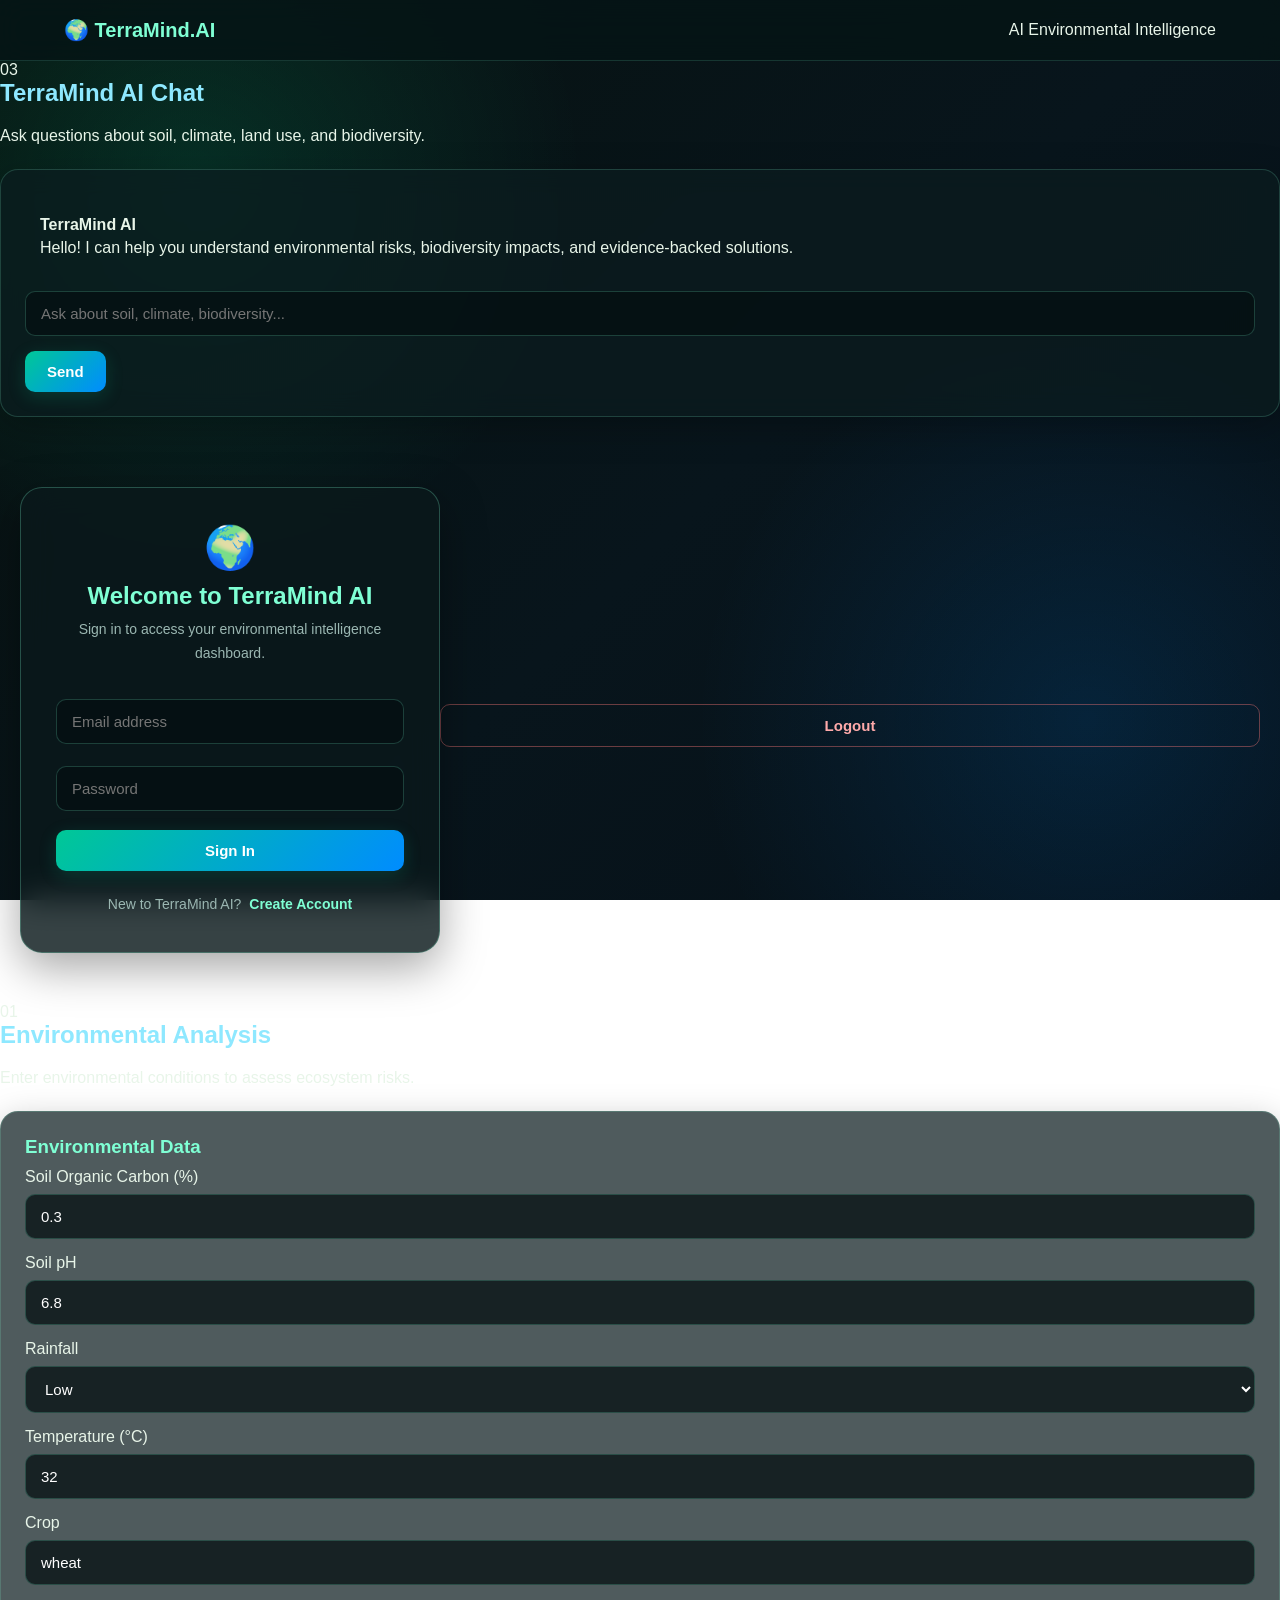
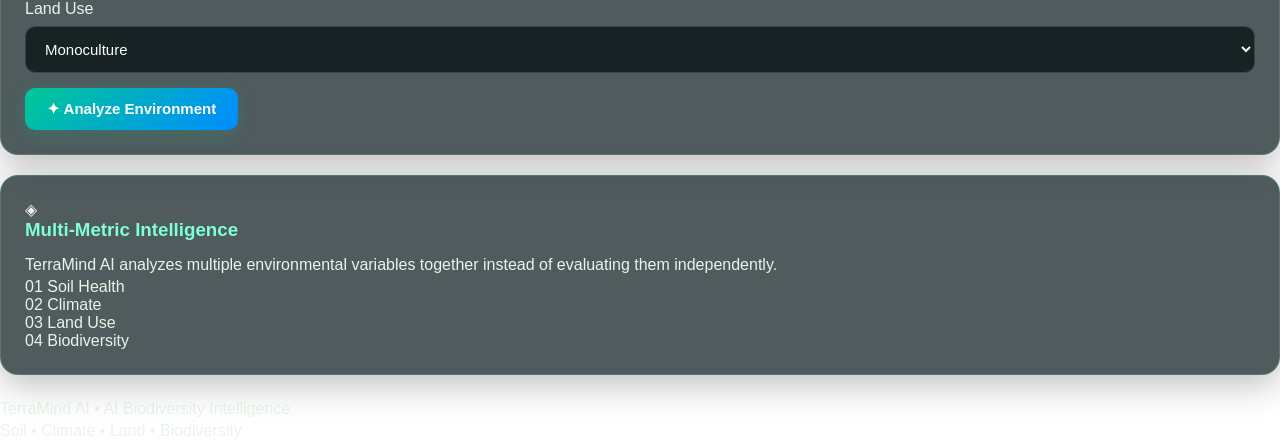
<file: frontend/index.html>
<!DOCTYPE html>
<html lang="en">

<head>
    <meta charset="UTF-8">
    <meta name="viewport" content="width=device-width, initial-scale=1.0">

    <title>TerraMind AI | AI Biodiversity Intelligence</title>

    <link rel="stylesheet" href="style.css">
</head>

<body>

    <header class="navbar">

        <div class="logo">
            <span>🌍</span>
            TerraMind<span>.AI</span>
        </div>

        <div class="status">
            <span class="status-dot"></span>
            AI Environmental Intelligence
        </div>

    </header>
    <!-- Chatbot Section -->

    <section class="chat-section">

        <div class="section-heading">

            <span class="section-number">03</span>

            <div>
                <h2>TerraMind AI Chat</h2>

                <p>
                    Ask questions about soil, climate, land use, and biodiversity.
                </p>
            </div>

        </div>


        <div class="card chat-card">

            <div id="chatMessages" class="chat-messages">

                <div class="chat-message bot">
                    <strong>TerraMind AI</strong>

                    <p>
                        Hello! I can help you understand environmental risks,
                        biodiversity impacts, and evidence-backed solutions.
                    </p>
                </div>

            </div>


            <div class="chat-input-area">

                <input type="text" id="chatInput" placeholder="Ask about soil, climate, biodiversity...">

                <button id="chatButton" onclick="sendChatMessage()">
                    Send
                </button>

            </div>

        </div>

    </section>


    <main>

        <!-- Authentication Section -->

        <section class="auth-section">

            <!-- Login -->

            <div class="auth-card" id="loginCard">

                <div class="auth-logo">🌍</div>

                <h2>Welcome to TerraMind AI</h2>

                <p class="auth-subtitle">
                    Sign in to access your environmental intelligence dashboard.
                </p>

                <div class="auth-form">

                    <input type="email" id="loginEmail" placeholder="Email address">

                    <input type="password" id="loginPassword" placeholder="Password">

                    <button onclick="loginUser()">
                        Sign In
                    </button>

                </div>

                <p class="auth-switch">
                    New to TerraMind AI?

                    <button class="text-button" onclick="showRegister()">
                        Create Account
                    </button>
                </p>

            </div>
            <button class="logout-button" onclick="logoutUser()">
                Logout
            </button>
            <!-- User Dashboard -->

            <section class="dashboard-section hidden" id="dashboardSection">

                <div class="dashboard-card">

                    <div class="dashboard-header">
                        <div>
                            <span class="dashboard-label">TERRAMIND AI</span>
                            <h2>Environmental Intelligence Dashboard</h2>
                        </div>

                        <div class="dashboard-icon">
                            🌍
                        </div>
                    </div>

                    <div class="user-info">

                        <div class="user-avatar">
                            👤
                        </div>

                        <div>
                            <h3 id="dashboardUsername">User</h3>
                            <p id="dashboardEmail">email@example.com</p>
                        </div>

                    </div>

                    <div class="dashboard-grid">

                        <div class="dashboard-item">
                            <span>🌱</span>
                            <h3>Environmental Analysis</h3>
                            <p>Analyze soil, climate, land use and biodiversity.</p>
                        </div>

                        <div class="dashboard-item">
                            <span>🧠</span>
                            <h3>AI Intelligence</h3>
                            <p>Get evidence-backed environmental recommendations.</p>
                        </div>

                        <div class="dashboard-item">
                            <span>📊</span>
                            <h3>Saved Assessments</h3>
                            <p id="assessmentCount">0 assessments saved</p>
                        </div>

                    </div>

                    <button class="dashboard-logout" onclick="logoutUser()">
                        Logout
                    </button>

                </div>

            </section>

            <!-- Register -->

            <div class="auth-card hidden" id="registerCard">

                <div class="auth-logo">🌱</div>

                <h2>Create Your Account</h2>

                <p class="auth-subtitle">
                    Join TerraMind AI and explore environmental intelligence.
                </p>

                <div class="auth-form">

                    <input type="text" id="registerUsername" placeholder="Username">

                    <input type="email" id="registerEmail" placeholder="Email address">

                    <input type="password" id="registerPassword" placeholder="Password">

                    <button onclick="registerUser()">
                        Create Account
                    </button>

                </div>

                <p class="auth-switch">
                    Already have an account?

                    <button class="text-button" onclick="showLogin()">
                        Sign In
                    </button>
                </p>

            </div>

        </section>

        <!-- Analysis Section -->

        <section class="analysis-section">

            <div class="section-heading">

                <span class="section-number">01</span>

                <div>
                    <h2>Environmental Analysis</h2>

                    <p>
                        Enter environmental conditions to assess ecosystem risks.
                    </p>
                </div>

            </div>


            <div class="analysis-grid">


                <!-- Input Card -->

                <div class="card input-card">

                    <h3>Environmental Data</h3>

                    <div class="form-grid">


                        <div class="input-group">

                            <label>
                                Soil Organic Carbon (%)
                            </label>

                            <input type="number" id="soilOrganicCarbon" value="0.3" step="0.1">

                        </div>


                        <div class="input-group">

                            <label>
                                Soil pH
                            </label>

                            <input type="number" id="soilPh" value="6.8" step="0.1">

                        </div>


                        <div class="input-group">

                            <label>
                                Rainfall
                            </label>

                            <select id="rainfall">

                                <option value="low">
                                    Low
                                </option>

                                <option value="medium">
                                    Medium
                                </option>

                                <option value="high">
                                    High
                                </option>

                            </select>

                        </div>


                        <div class="input-group">

                            <label>
                                Temperature (°C)
                            </label>

                            <input type="number" id="temperature" value="32">

                        </div>


                        <div class="input-group">

                            <label>
                                Crop
                            </label>

                            <input type="text" id="crop" value="wheat" placeholder="Example: wheat">

                        </div>


                        <div class="input-group">

                            <label>
                                Land Use
                            </label>

                            <select id="landUse">

                                <option value="monoculture">
                                    Monoculture
                                </option>

                                <option value="mixed cropping">
                                    Mixed Cropping
                                </option>

                                <option value="agroforestry">
                                    Agroforestry
                                </option>

                            </select>

                        </div>

                    </div>


                    <button id="analyzeButton" onclick="analyzeEnvironment()">

                        <span>✦</span>

                        Analyze Environment

                    </button>

                </div>


                <!-- Quick Info Card -->

                <div class="card info-card">

                    <div class="info-icon">
                        ◈
                    </div>

                    <h3>
                        Multi-Metric Intelligence
                    </h3>

                    <p>
                        TerraMind AI analyzes multiple environmental
                        variables together instead of evaluating them
                        independently.
                    </p>


                    <div class="metric-list">

                        <div>
                            <span>01</span>
                            Soil Health
                        </div>

                        <div>
                            <span>02</span>
                            Climate
                        </div>

                        <div>
                            <span>03</span>
                            Land Use
                        </div>

                        <div>
                            <span>04</span>
                            Biodiversity
                        </div>

                    </div>

                </div>

            </div>

        </section>


        <!-- Loading -->

        <div id="loading" class="loading hidden">

            <div class="loader"></div>

            <p>
                Analyzing environmental relationships...
            </p>

        </div>


        <!-- Results Section -->

        <section id="results" class="results-section hidden">

            <div class="section-heading">

                <span class="section-number">
                    02
                </span>

                <div>

                    <h2>
                        AI Environmental Assessment
                    </h2>

                    <p>
                        Evidence-backed ecosystem analysis
                    </p>

                </div>

            </div>


            <!-- Risk Section -->

            <div class="card">

                <div class="result-title">

                    <span class="result-icon danger">
                        !
                    </span>

                    <div>

                        <h3>
                            Identified Environmental Risks
                        </h3>

                        <p>
                            Detected from the submitted environmental conditions.
                        </p>

                    </div>

                </div>

                <div id="risks" class="risk-container"></div>

            </div>


            <!-- Recommendation -->
            <button id="saveAssessmentButton" onclick="saveAssessment()">
                💾 Save Assessment
            </button>

            <div class="card recommendation-card">

                <div class="result-title">

                    <span class="result-icon recommendation">
                        ✦
                    </span>

                    <div>

                        <h3>
                            Recommended Action
                        </h3>

                        <p>
                            Action generated from environmental reasoning.
                        </p>

                    </div>

                </div>

                <div id="recommendation"></div>

            </div>


            <!-- Metrics -->

            <div class="card">

                <div class="result-title">

                    <span class="result-icon metrics">
                        ◉
                    </span>

                    <div>

                        <h3>
                            Impacted Environmental Metrics
                        </h3>

                        <p>
                            Metrics expected to be influenced by the recommendation.
                        </p>

                    </div>

                </div>

                <div id="metrics" class="metrics-container"></div>

            </div>


            <!-- Scientific Evidence -->

            <div class="card evidence-card">

                <div class="result-title">

                    <span class="result-icon evidence">
                        📚
                    </span>

                    <div>

                        <h3>
                            Retrieved Scientific Evidence
                        </h3>

                        <p>
                            Knowledge retrieved from the biodiversity RAG system.
                        </p>

                    </div>

                </div>

                <div id="evidence"></div>

            </div>

        </section>

    </main>


    <!-- Footer -->

    <footer>

        <p>
            TerraMind AI • AI Biodiversity Intelligence
        </p>

        <span>
            Soil • Climate • Land • Biodiversity
        </span>

    </footer>


    <script src="script.js"></script>

</body>

</html>
</file>
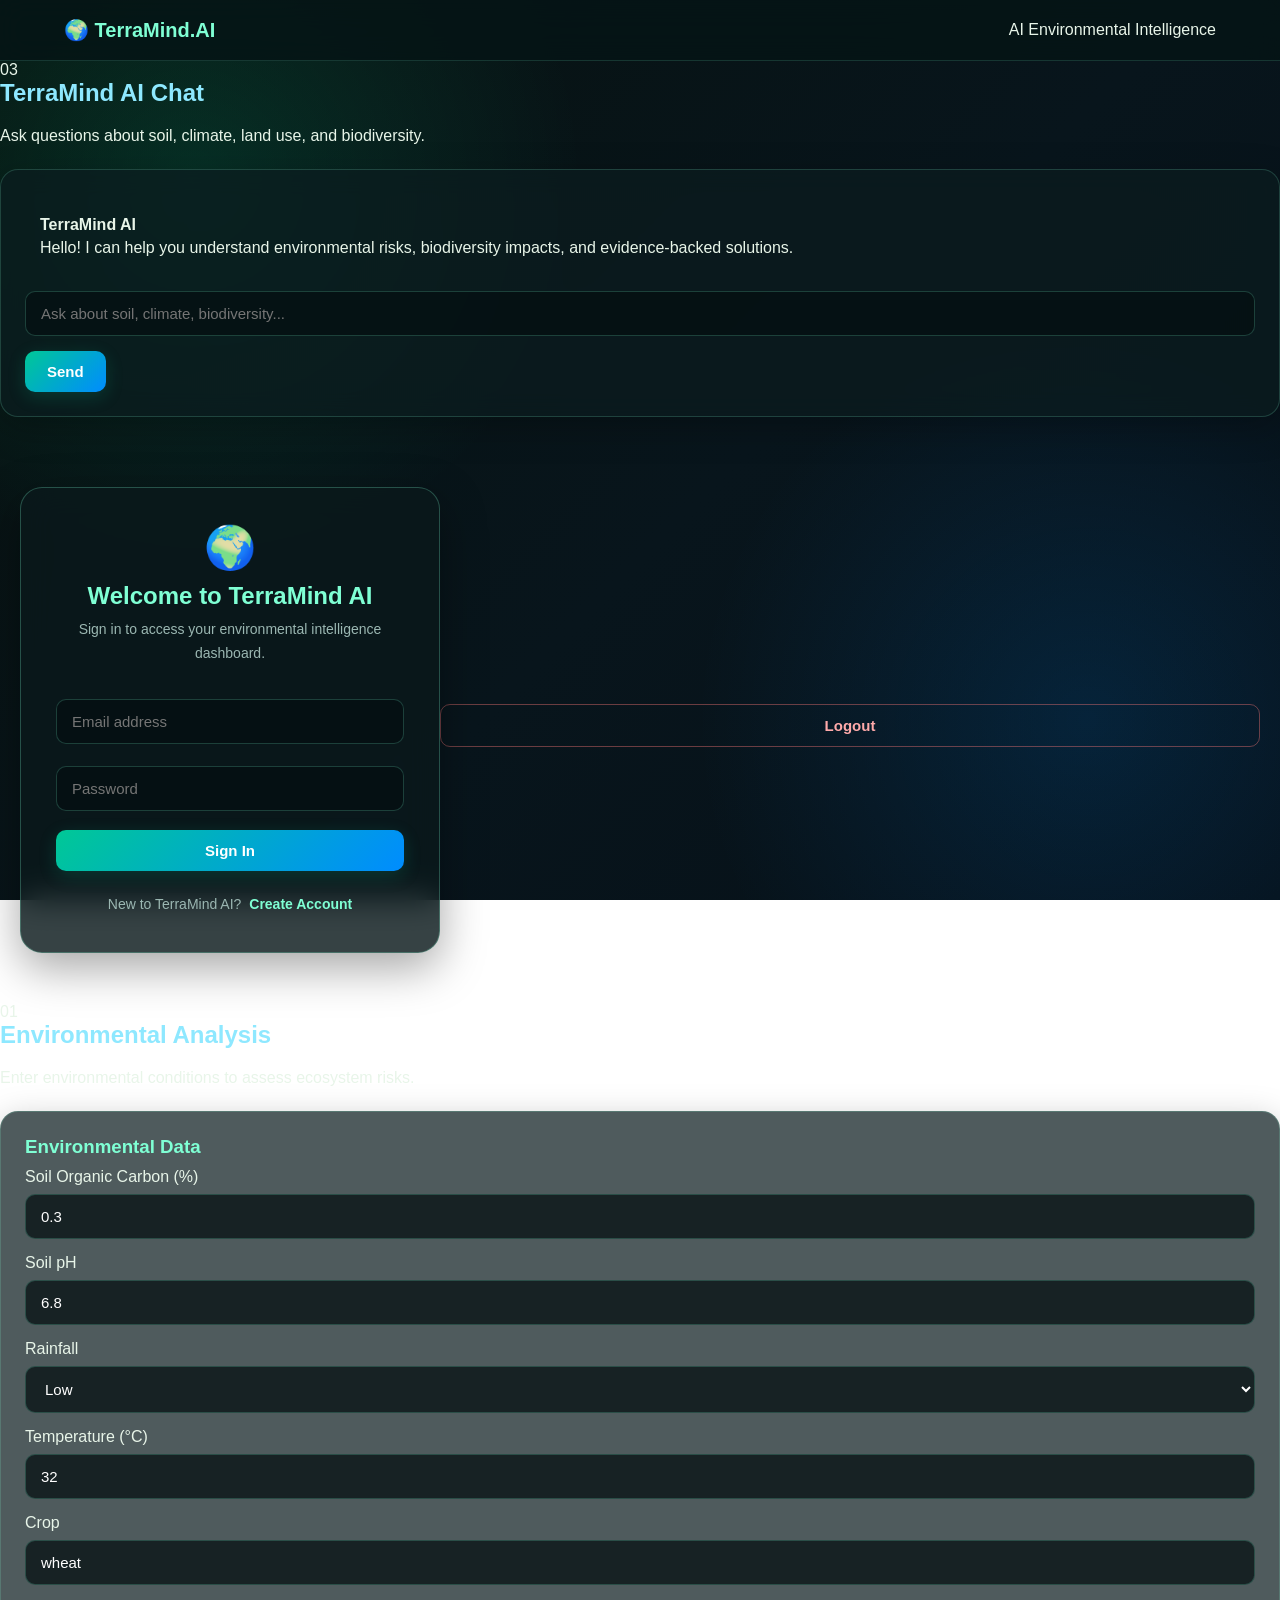
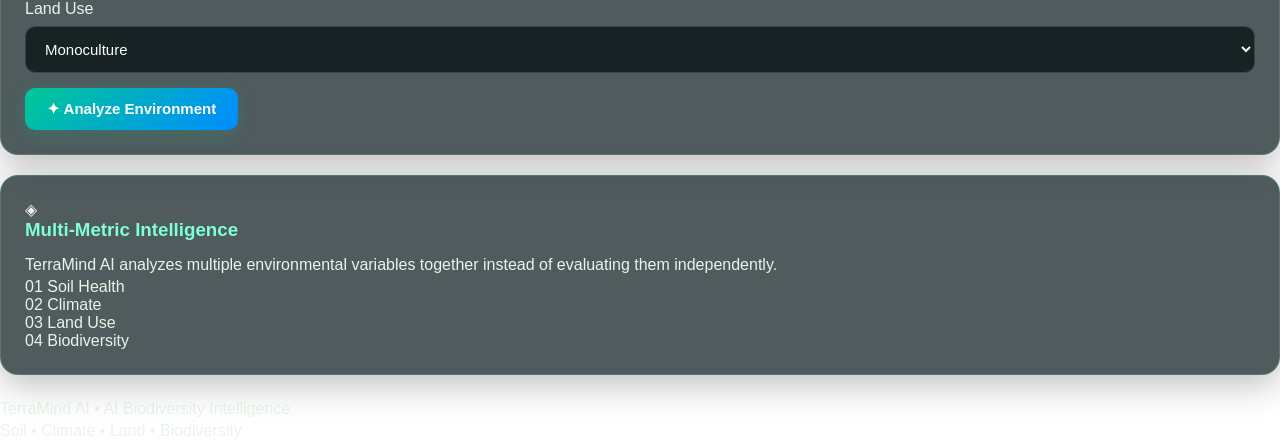
<file: frontend/analysis.html>
<!DOCTYPE html>
<html lang="en">

<head>
    <meta charset="UTF-8">
    <meta name="viewport" content="width=device-width, initial-scale=1.0">

    <title>TerraMind AI - Environmental Analysis</title>

    <link rel="stylesheet" href="style.css">
</head>

<body>

    <header class="navbar">

        <div class="logo">
            🌍 TerraMind AI
        </div>

        <nav>
            <a href="dashboard.html">Dashboard</a>
            <a href="analysis.html">Environmental Analysis</a>
            <a href="chatbot.html">AI Chatbot</a>
            <a href="assessments.html">Saved Assessments</a>
        </nav>

    </header>


    <main>

        <section class="hero">
            <span class="dashboard-label">
                TERRAMIND AI
            </span>

            <h1>
                Environmental Analysis
            </h1>

            <p>
                Analyze soil, climate, land use and biodiversity
                using multi-metric environmental intelligence.
            </p>
        </section>


        <!-- Environmental Input -->

        <section class="card">

            <h2>🌱 Environmental Data</h2>

            <div class="input-grid">

                <div>
                    <label>Soil Organic Carbon</label>

                    <input type="number" id="soilOrganicCarbon" step="0.1" placeholder="Example: 0.7">
                </div>


                <div>
                    <label>Soil pH</label>

                    <input type="number" id="soilPh" step="0.1" placeholder="Example: 6.5">
                </div>


                <div>
                    <label>Rainfall</label>

                    <select id="rainfall">

                        <option value="">
                            Select rainfall
                        </option>

                        <option value="Low">
                            Low
                        </option>

                        <option value="Medium">
                            Medium
                        </option>

                        <option value="High">
                            High
                        </option>

                    </select>
                </div>


                <div>
                    <label>Temperature</label>

                    <input type="number" id="temperature" step="0.1" placeholder="Example: 31">
                </div>


                <div>
                    <label>Crop</label>

                    <input type="text" id="crop" placeholder="Example: Rice">
                </div>


                <div>
                    <label>Land Use</label>

                    <select id="landUse">

                        <option value="">
                            Select land use
                        </option>

                        <option value="Monoculture">
                            Monoculture
                        </option>

                        <option value="Agroforestry">
                            Agroforestry
                        </option>

                        <option value="Mixed Cropping">
                            Mixed Cropping
                        </option>

                        <option value="Natural Vegetation">
                            Natural Vegetation
                        </option>

                    </select>
                </div>

            </div>


            <button id="analyzeButton" onclick="analyzeEnvironment()">
                🔍 Analyze Environment
            </button>

        </section>


        <!-- Loading -->

        <section id="loading" class="card hidden">

            <h3>
                🧠 TerraMind AI is analyzing...
            </h3>

            <p>
                Checking environmental relationships and
                scientific evidence.
            </p>

        </section>


        <!-- Results -->

        <section id="results" class="card hidden">

            <h2>
                🌍 Environmental Intelligence
            </h2>


            <div class="result-section">

                <h3>
                    ⚠️ Environmental Risks
                </h3>

                <div id="risks"></div>

            </div>


            <div class="result-section">

                <h3>
                    💡 Recommendation
                </h3>

                <div id="recommendation"></div>

            </div>


            <div class="result-section">

                <h3>
                    📊 Impacted Metrics
                </h3>

                <div id="metrics"></div>

            </div>


            <div class="result-section">

                <h3>
                    🔬 Scientific Evidence
                </h3>

                <div id="evidence"></div>

            </div>


            <button id="saveAssessmentButton" onclick="saveAssessment()">
                💾 Save Assessment
            </button>

        </section>

    </main>


    <script src="script.js"></script>

</body>

</html>
</file>
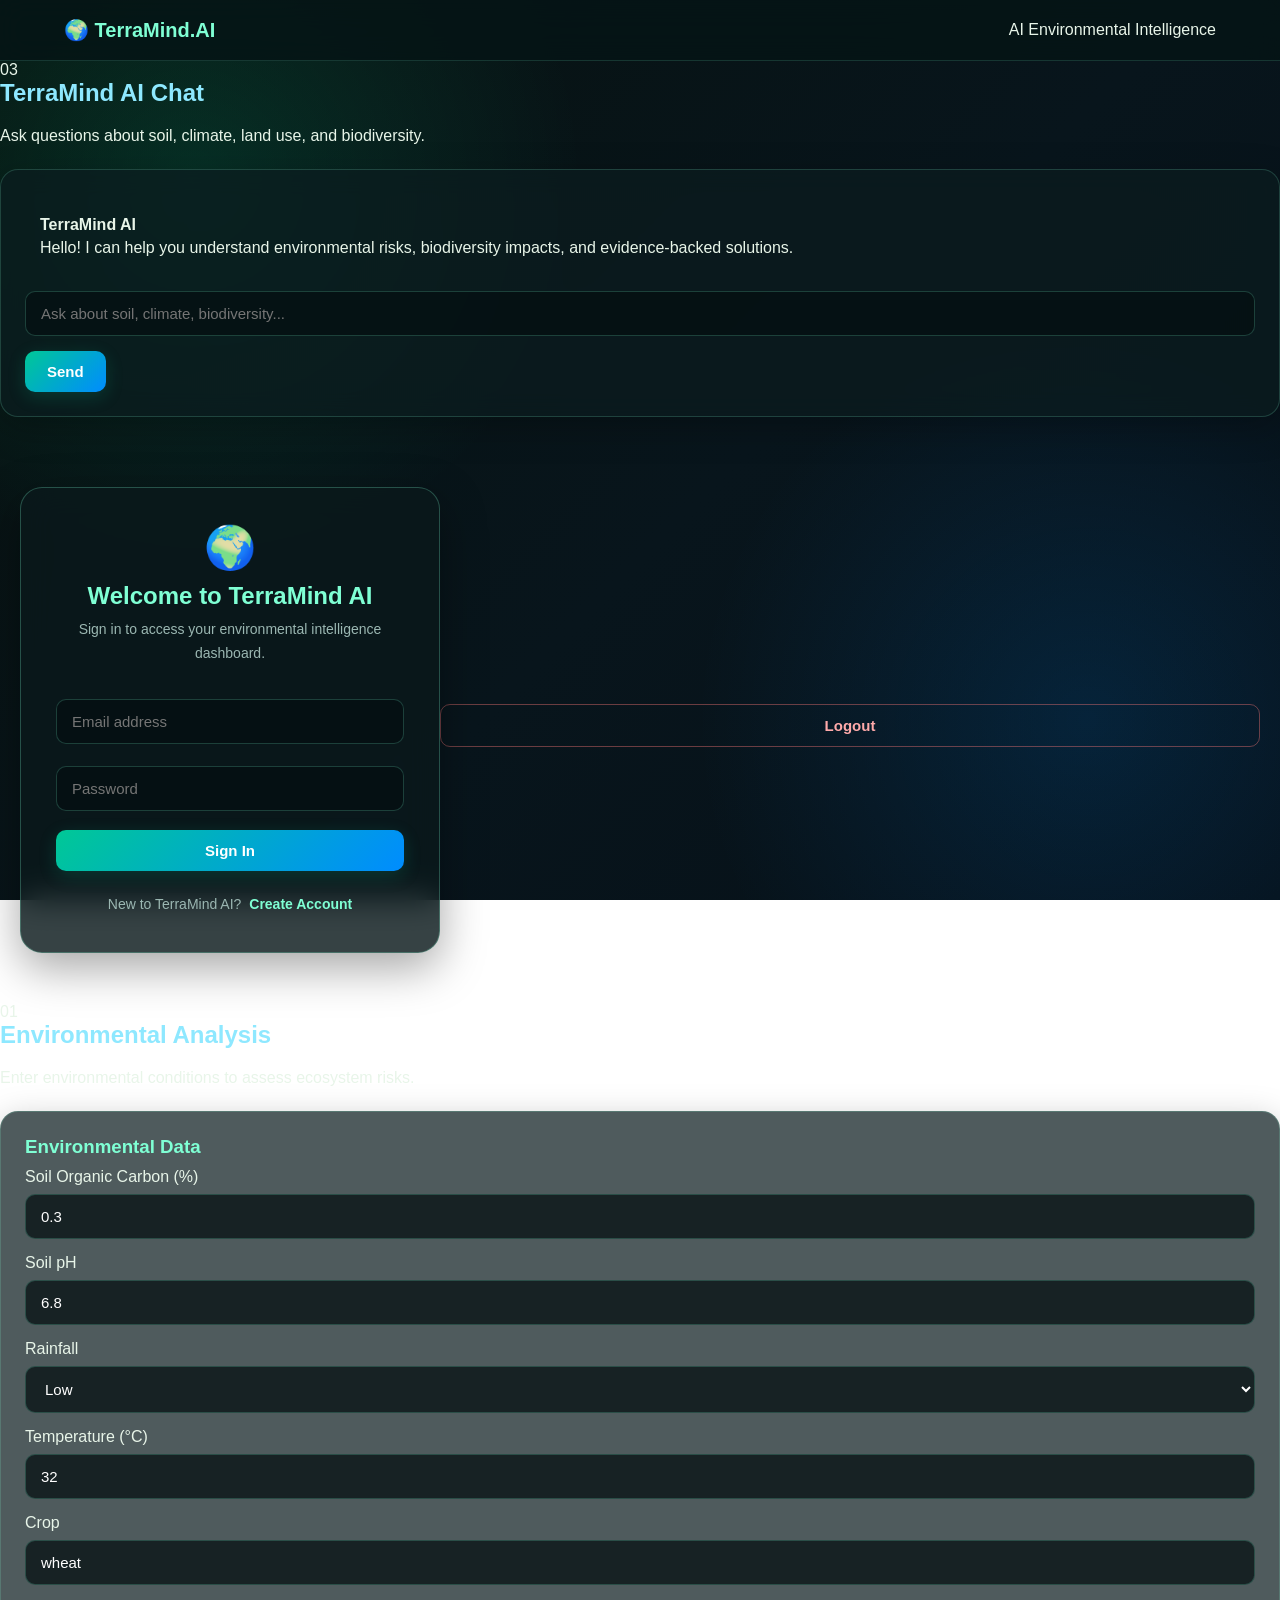
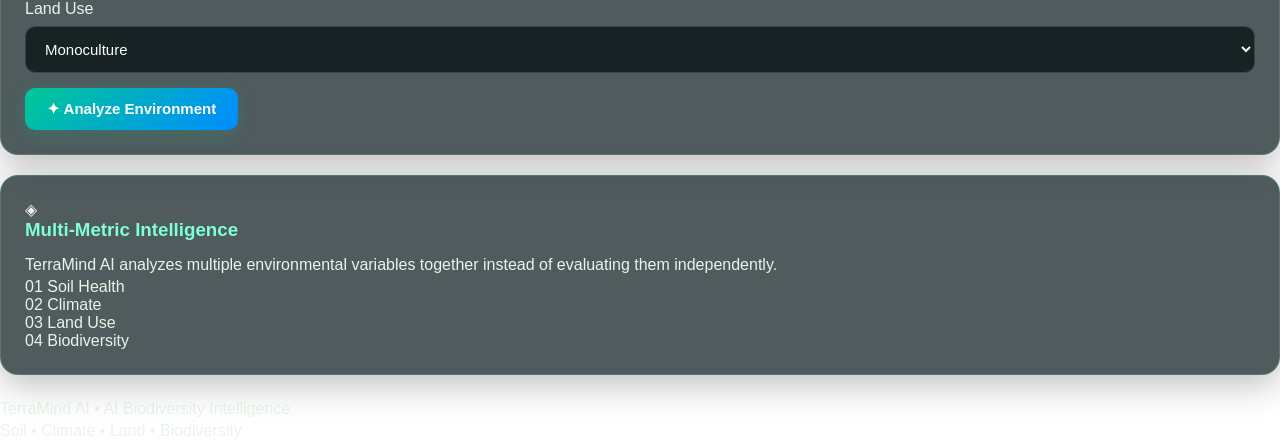
<file: frontend/assessments.html>
<!DOCTYPE html>
<html lang="en">

<head>
    <meta charset="UTF-8">
    <meta name="viewport" content="width=device-width, initial-scale=1.0">

    <title>TerraMind AI - Saved Assessments</title>

    <link rel="stylesheet" href="style.css">
</head>

<body>

    <header class="navbar">

        <div class="logo">
            🌍 TerraMind AI
        </div>

        <nav>
            <a href="dashboard.html">Dashboard</a>
            <a href="analysis.html">Environmental Analysis</a>
            <a href="chatbot.html">AI Chatbot</a>
            <a href="assessments.html">Saved Assessments</a>
        </nav>

    </header>


    <main>

        <section class="hero">

            <span class="dashboard-label">
                TERRAMIND AI
            </span>

            <h1>
                Saved Assessments
            </h1>

            <p>
                View your previous environmental assessments
                and recommendations.
            </p>

        </section>


        <section class="card">

            <div class="assessment-header">

                <h2>📊 Your Assessments</h2>

                <span id="assessmentTotal">
                    0 assessments
                </span>

            </div>


            <div id="assessmentList">

                <div class="empty-assessments">

                    <div class="empty-icon">
                        🌱
                    </div>

                    <h3>
                        No saved assessments yet
                    </h3>

                    <p>
                        Run an environmental analysis and
                        save it to see it here.
                    </p>
                    <div class="assessment-actions">
                        <a href="analysis.html">➕ New Assessment</a>
                        <a href="dashboard.html">← Dashboard</a>
                    </div>

                </div>

            </div>

        </section>

    </main>


    <script src="script.js"></script>

</body>

</html>
</file>
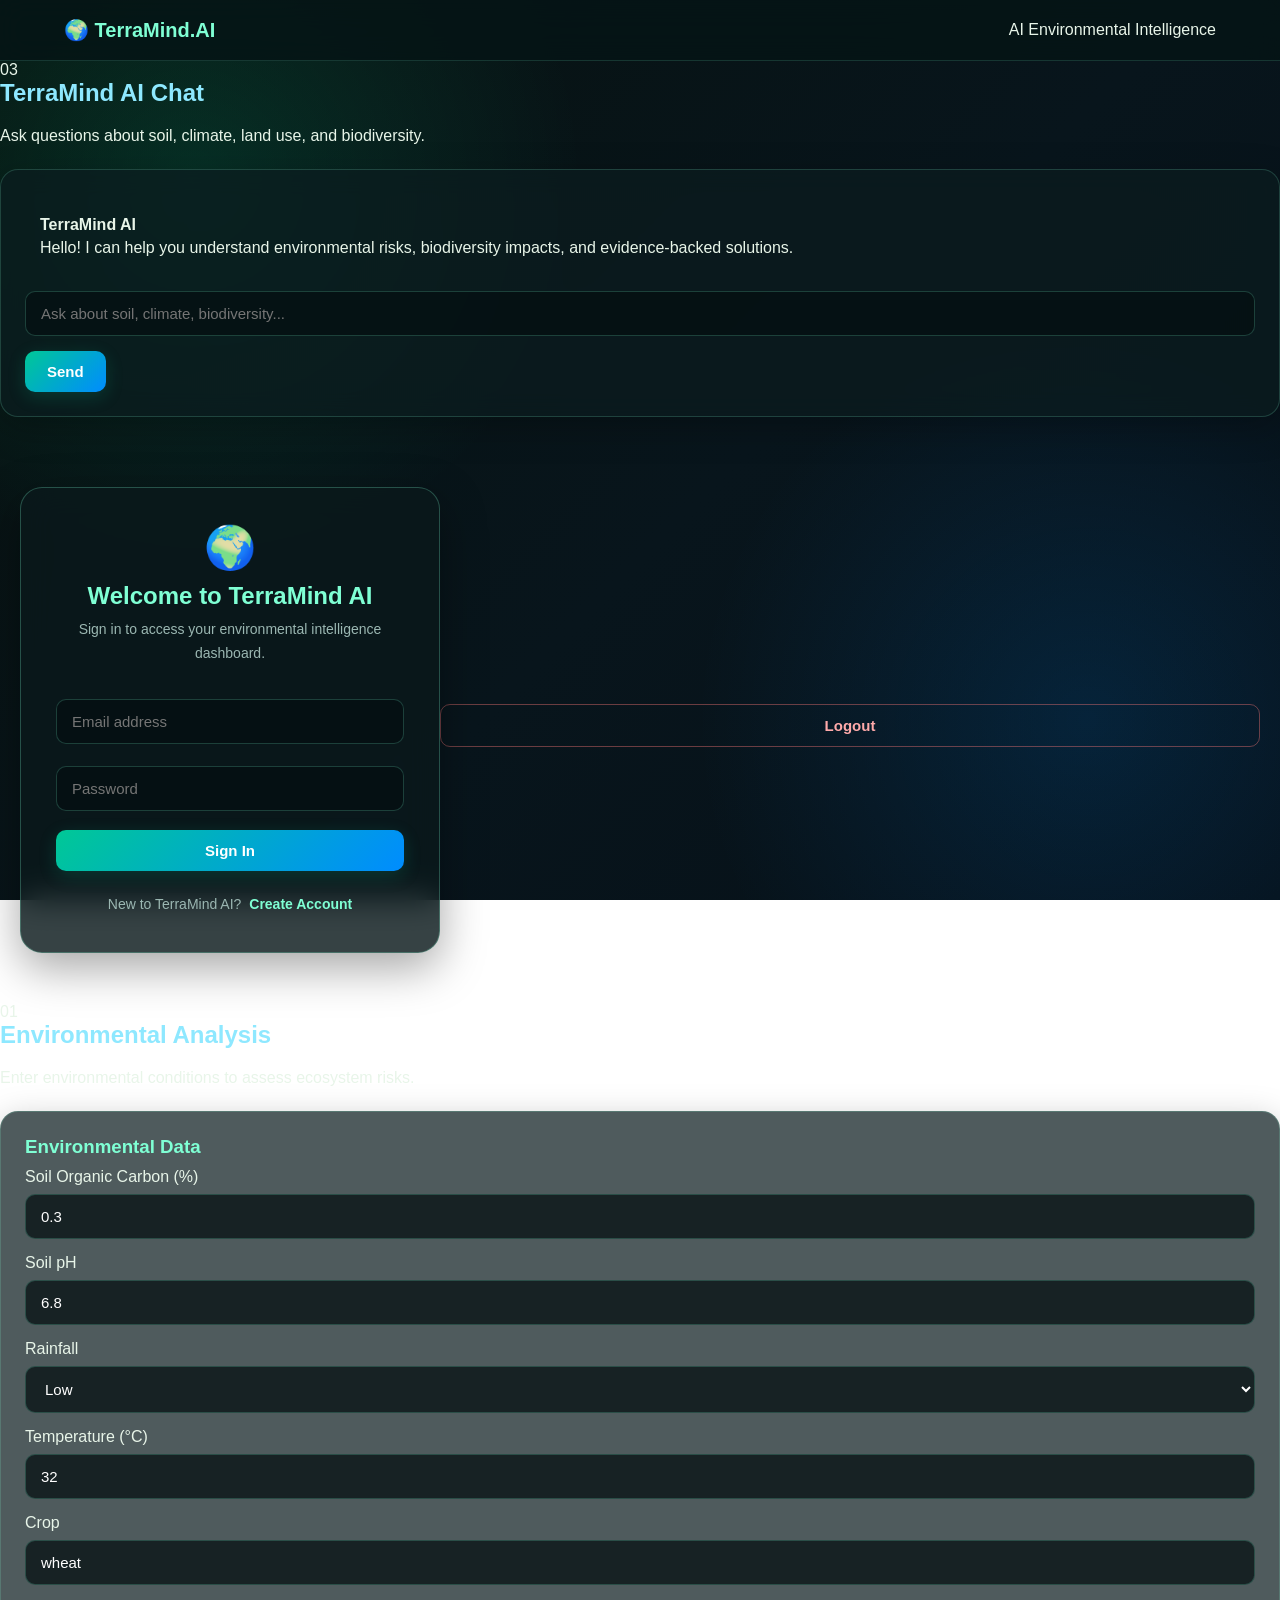
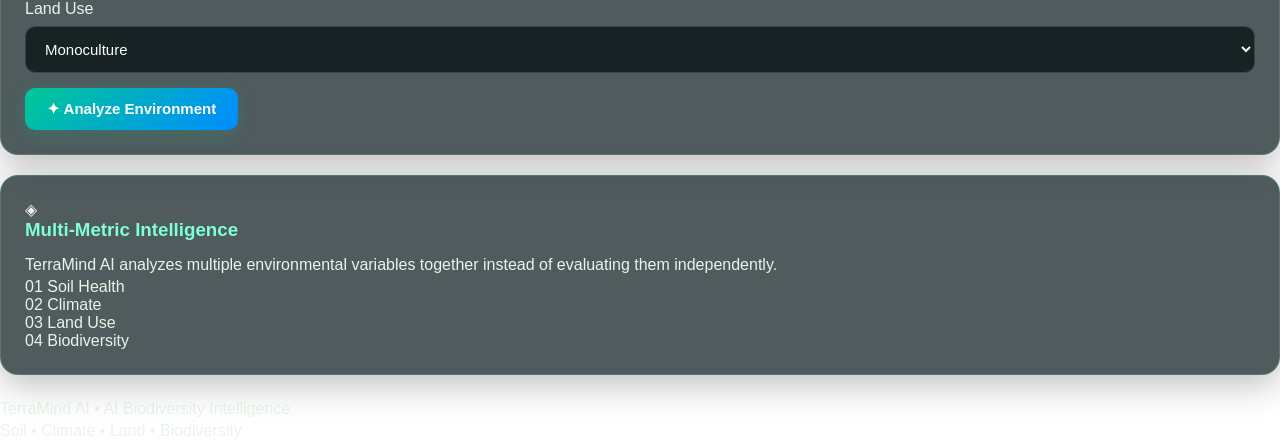
<file: frontend/chatbot.html>
<!DOCTYPE html>
<html lang="en">

<head>
    <meta charset="UTF-8">
    <meta name="viewport" content="width=device-width, initial-scale=1.0">

    <title>TerraMind AI - AI Chatbot</title>

    <link rel="stylesheet" href="style.css">
</head>

<body>

    <header class="navbar">

        <div class="logo">
            🌍 TerraMind AI
        </div>

        <nav>
            <a href="dashboard.html">Dashboard</a>
            <a href="analysis.html">Environmental Analysis</a>
            <a href="chatbot.html">AI Chatbot</a>
            <a href="assessments.html">Saved Assessments</a>
        </nav>

    </header>


    <main>

        <section class="hero">

            <span class="dashboard-label">
                TERRAMIND AI
            </span>

            <h1>
                AI Biodiversity Intelligence
            </h1>

            <p>
                Ask questions about soil, climate, land use,
                biodiversity and environmental impacts.
            </p>

        </section>


        <section class="card chatbot-card">

            <div class="chat-header">

                <div>
                    <h2>🧠 TerraMind AI</h2>

                    <p>
                        Evidence-backed environmental intelligence
                    </p>
                </div>

                <span class="chat-status">
                    ● Online
                </span>

            </div>


            <div id="chatMessages" class="chat-messages">

                <div class="message bot-message">

                    <strong>TerraMind AI</strong>

                    <p>
                        Hello! I can help you understand relationships
                        between soil health, climate, land use and
                        biodiversity. What would you like to know?
                    </p>

                </div>

            </div>


            <div class="chat-input-area">

                <input type="text" id="chatInput" placeholder="Ask an environmental question...">

                <button onclick="sendChatMessage()">
                    Send ➤
                </button>

            </div>

        </section>

    </main>


    <script src="script.js"></script>

</body>

</html>
</file>
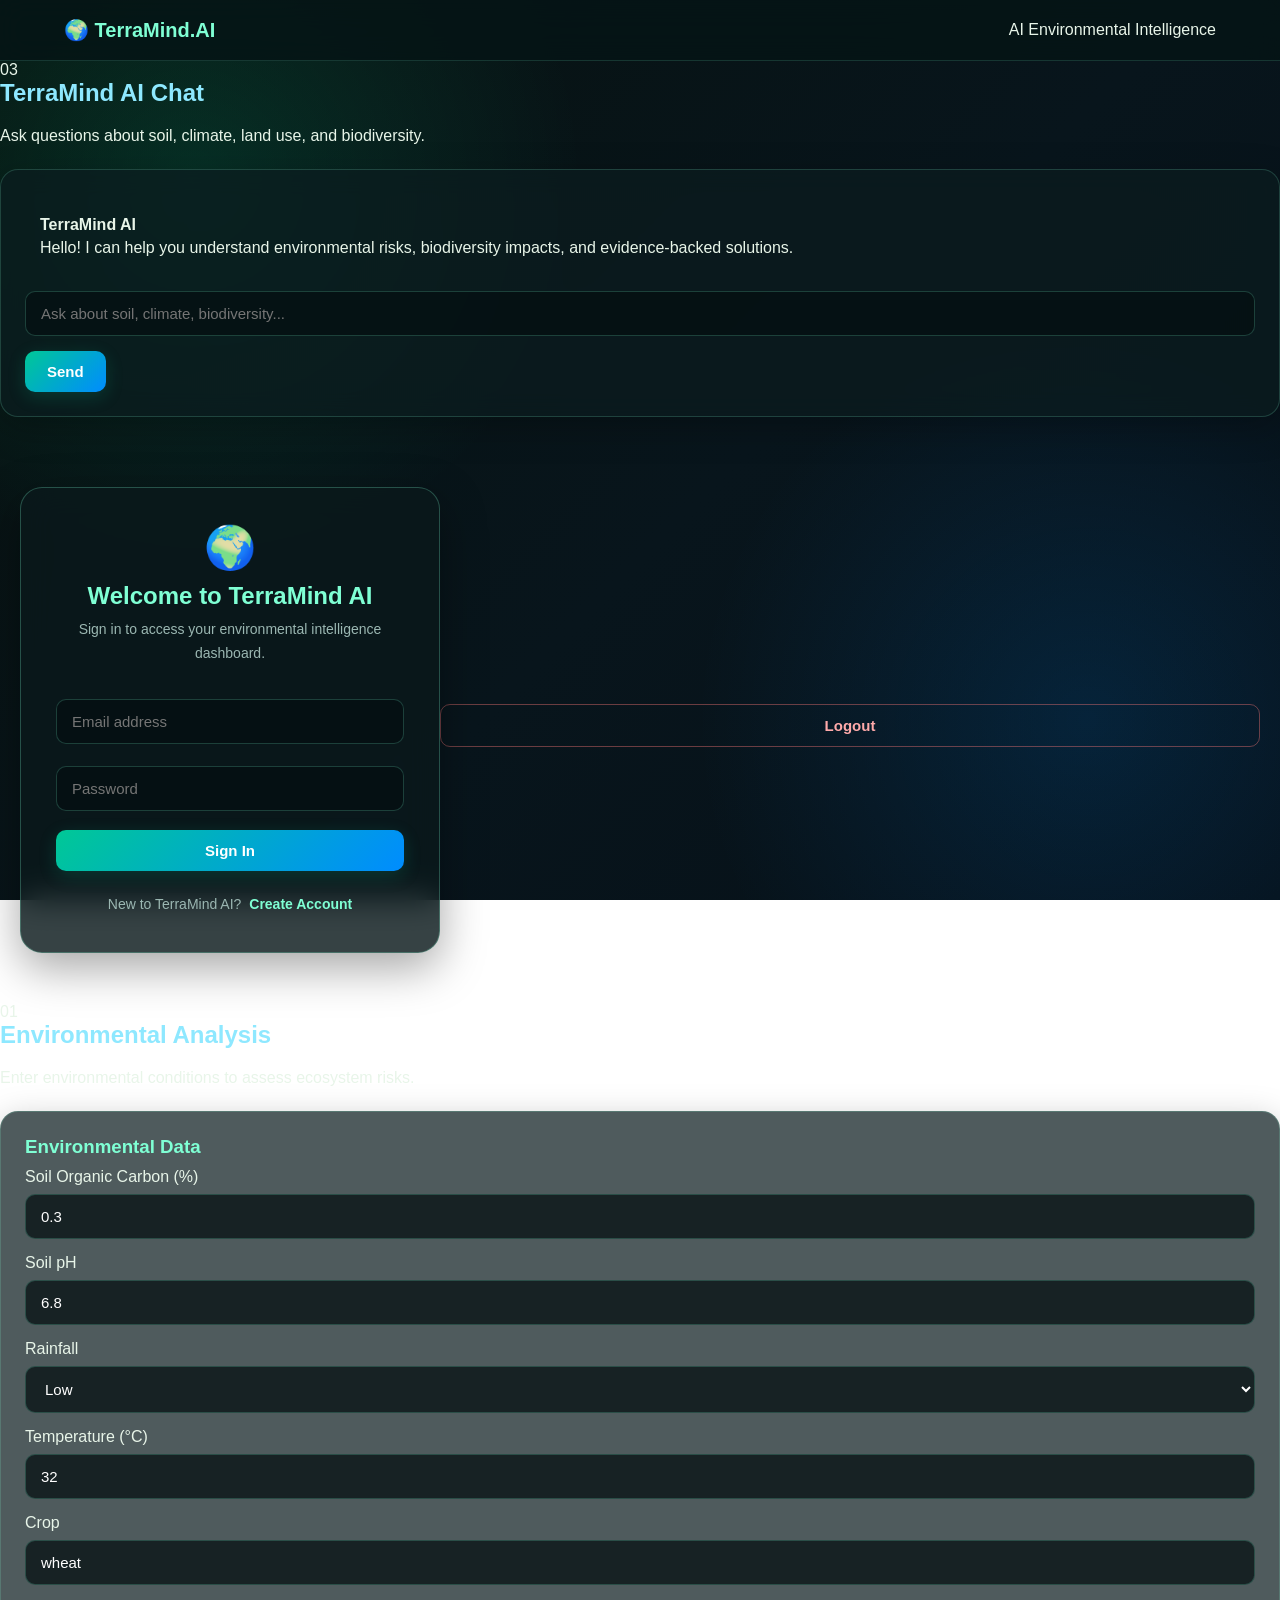
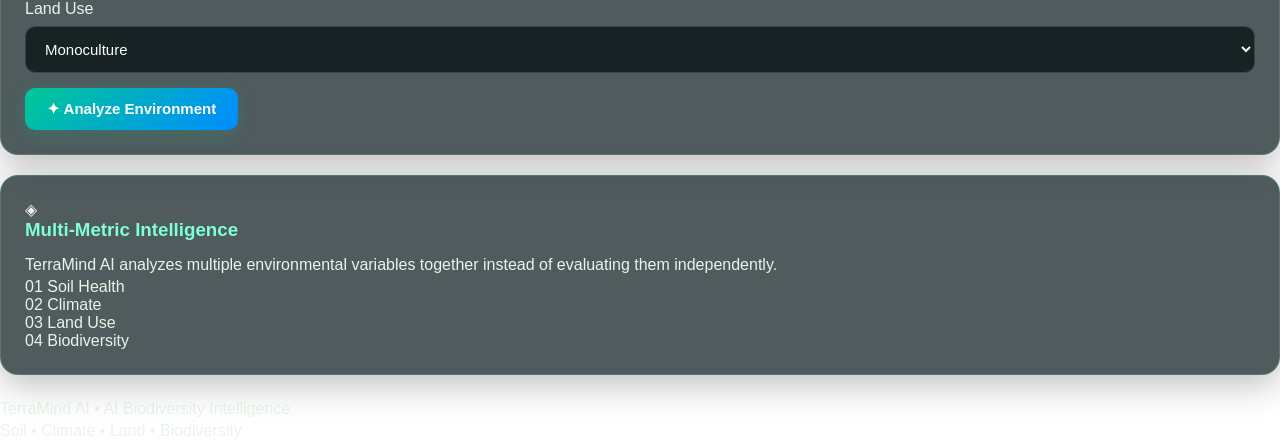
<file: frontend/dashboard.html>
<!DOCTYPE html>
<html lang="en">

<head>
    <meta charset="UTF-8">
    <meta name="viewport" content="width=device-width, initial-scale=1.0">

    <title>TerraMind AI - Dashboard</title>

    <link rel="stylesheet" href="style.css">
</head>

<body>

    <header class="navbar">

        <div class="logo">
            🌍 TerraMind AI
        </div>

        <nav>
            <a href="dashboard.html">Dashboard</a>
            <a href="analysis.html">Environmental Analysis</a>
            <a href="chatbot.html">AI Chatbot</a>
            <a href="assessments.html">Saved Assessments</a>
        </nav>

    </header>


    <main>

        <section class="dashboard-section">

            <div class="dashboard-card">

                <div class="dashboard-header">

                    <div>
                        <span class="dashboard-label">
                            TERRAMIND AI
                        </span>

                        <h1>
                            Environmental Intelligence Dashboard
                        </h1>

                        <p>
                            Welcome to your environmental intelligence workspace.
                        </p>
                    </div>

                    <div class="dashboard-icon">
                        🌍
                    </div>

                </div>


                <div class="user-info">

                    <div class="user-avatar">
                        👤
                    </div>

                    <div>
                        <h3 id="dashboardUsername">
                            User
                        </h3>

                        <p id="dashboardEmail">
                            email@example.com
                        </p>
                    </div>

                </div>


                <div class="dashboard-grid">

                    <div class="dashboard-item">

                        <span>🌱</span>

                        <h3>
                            Environmental Analysis
                        </h3>

                        <p>
                            Analyze soil, climate, land use and biodiversity.
                        </p>

                        <a href="analysis.html">
                            Open Analysis →
                        </a>

                    </div>


                    <div class="dashboard-item">

                        <span>🧠</span>

                        <h3>
                            AI Intelligence
                        </h3>

                        <p>
                            Ask TerraMind AI environmental questions.
                        </p>

                        <a href="chatbot.html">
                            Open Chatbot →
                        </a>

                    </div>


                    <div class="dashboard-item">

                        <span>📊</span>

                        <h3>
                            Saved Assessments
                        </h3>

                        <p id="assessmentCount">
                            0 assessments saved
                        </p>

                        <a href="assessments.html">
                            View Assessments →
                        </a>

                    </div>

                </div>


                <button class="dashboard-logout" onclick="logoutUser()">
                    Logout
                </button>

            </div>

        </section>

    </main>


    <script src="script.js"></script>

</body>

</html>
</file>
<file: frontend/style.css>
/* ================================
   TerraMind AI - Modern UI
   ================================ */

* {
    margin: 0;
    padding: 0;
    box-sizing: border-box;
}

body {
    font-family: "Segoe UI", Arial, sans-serif;
    min-height: 100vh;
    color: #e8f5e9;

    background:
        radial-gradient(circle at 15% 20%, rgba(0, 255, 170, 0.12), transparent 30%),
        radial-gradient(circle at 85% 80%, rgba(0, 140, 255, 0.14), transparent 30%),
        linear-gradient(135deg, #07120f, #08151c 55%, #061018);

    background-attachment: fixed;
}

/* Main container */

.container {
    width: 92%;
    max-width: 1200px;
    margin: auto;
    padding: 30px 0;
}

/* Headings */

h1 {
    text-align: center;
    font-size: 38px;
    margin-bottom: 8px;
    color: #7fffd4;
    letter-spacing: 1px;
}

h2 {
    color: #8ee8ff;
    margin-bottom: 15px;
}

h3 {
    color: #7fffd4;
    margin-bottom: 10px;
}

p {
    line-height: 1.7;
}

/* Cards */

.card {
    background: rgba(12, 28, 31, 0.72);
    border: 1px solid rgba(127, 255, 212, 0.18);
    border-radius: 18px;
    padding: 24px;
    margin: 20px 0;

    backdrop-filter: blur(12px);
    -webkit-backdrop-filter: blur(12px);

    box-shadow:
        0 10px 35px rgba(0, 0, 0, 0.25);

    transition: 0.3s ease;
}

.card:hover {
    transform: translateY(-3px);
    border-color: rgba(127, 255, 212, 0.4);
}

/* Inputs */

input,
select,
textarea {
    width: 100%;
    padding: 13px 15px;
    margin: 8px 0 15px;

    border: 1px solid rgba(127, 255, 212, 0.2);
    border-radius: 10px;

    background: rgba(4, 15, 18, 0.75);
    color: #ffffff;

    outline: none;
    font-size: 15px;
}

input:focus,
select:focus,
textarea:focus {
    border-color: #7fffd4;
    box-shadow: 0 0 12px rgba(127, 255, 212, 0.12);
}

/* Buttons */

button {
    border: none;
    border-radius: 10px;
    padding: 12px 22px;

    background: linear-gradient(135deg, #00c896, #008cff);
    color: white;

    font-size: 15px;
    font-weight: 600;

    cursor: pointer;
    transition: 0.25s ease;

    box-shadow: 0 5px 18px rgba(0, 200, 150, 0.18);
}

button:hover {
    transform: translateY(-2px);
    box-shadow: 0 8px 25px rgba(0, 200, 150, 0.28);
}

/* Risk cards */

.risk {
    padding: 12px 15px;
    margin: 8px 0;

    border-left: 4px solid #ffb74d;
    background: rgba(255, 183, 77, 0.08);

    border-radius: 8px;
}

/* Recommendation */

.recommendation {
    border-left: 4px solid #7fffd4;
    background: rgba(127, 255, 212, 0.06);
}

/* Metrics */

.metric {
    display: inline-block;
    padding: 8px 13px;
    margin: 5px;

    border-radius: 20px;

    background: rgba(0, 200, 150, 0.1);
    border: 1px solid rgba(127, 255, 212, 0.2);

    color: #9fffe2;
    font-size: 14px;
}

/* Evidence */

.evidence {
    background: rgba(0, 140, 255, 0.06);
    border-left: 4px solid #58c7ff;
}

/* Chat */

.chat-container {
    max-height: 500px;
    overflow-y: auto;
    padding: 10px;
}

.chat-message {
    padding: 12px 15px;
    margin: 10px 0;
    border-radius: 12px;
}

.user-message {
    background: rgba(0, 140, 255, 0.12);
    border-left: 3px solid #58c7ff;
}

.bot-message {
    background: rgba(0, 200, 150, 0.08);
    border-left: 3px solid #7fffd4;
}

/* Small text */

.subtitle {
    text-align: center;
    color: #9bb7b2;
    margin-bottom: 30px;
}

/* Responsive */

@media (max-width: 700px) {

    .container {
        width: 94%;
        padding: 20px 0;
    }

    h1 {
        font-size: 28px;
    }

    .card {
        padding: 18px;
    }

    button {
        width: 100%;
    }
}

/* ================================
   TerraMind AI Authentication
   ================================ */

.auth-section {
    display: flex;
    justify-content: center;
    align-items: center;
    padding: 50px 20px;
}

.auth-card {
    width: 100%;
    max-width: 420px;
    padding: 35px;

    text-align: center;

    background: rgba(10, 25, 28, 0.82);
    border: 1px solid rgba(127, 255, 212, 0.25);
    border-radius: 22px;

    backdrop-filter: blur(16px);
    box-shadow: 0 15px 45px rgba(0, 0, 0, 0.35);
}

.auth-logo {
    font-size: 42px;
    margin-bottom: 10px;
}

.auth-card h2 {
    margin-bottom: 8px;
    color: #7fffd4;
}

.auth-subtitle {
    color: #9bb7b2;
    font-size: 14px;
    margin-bottom: 25px;
}

.auth-form input {
    margin-bottom: 14px;
}

.auth-form button {
    width: 100%;
    margin-top: 5px;
}

.auth-switch {
    margin-top: 22px;
    color: #9bb7b2;
    font-size: 14px;
}

.text-button {
    padding: 0;
    margin-left: 4px;

    background: none;
    box-shadow: none;

    color: #7fffd4;
    font-size: 14px;
}

.text-button:hover {
    transform: none;
    box-shadow: none;
    text-decoration: underline;
}

/* Logout Button */

.logout-button {
    width: 100%;
    margin-top: 10px;

    background: transparent;
    border: 1px solid rgba(255, 120, 120, 0.4);

    color: #ffaaaa;

    box-shadow: none;
}

.logout-button:hover {
    background: rgba(255, 80, 80, 0.08);
    border-color: rgba(255, 120, 120, 0.7);
    box-shadow: none;
}

/* ================================
   User Dashboard
   ================================ */

.dashboard-section {
    display: flex;
    justify-content: center;
    padding: 40px 20px;
}

.dashboard-card {
    width: 100%;
    max-width: 900px;
    padding: 32px;

    background: rgba(10, 25, 28, 0.82);
    border: 1px solid rgba(127, 255, 212, 0.22);
    border-radius: 22px;

    backdrop-filter: blur(16px);
    box-shadow: 0 15px 45px rgba(0, 0, 0, 0.3);
}

.dashboard-header {
    display: flex;
    justify-content: space-between;
    align-items: center;

    padding-bottom: 22px;
    border-bottom: 1px solid rgba(127, 255, 212, 0.12);
}

.dashboard-label {
    color: #7fffd4;
    font-size: 12px;
    letter-spacing: 2px;
}

.dashboard-header h2 {
    margin-top: 8px;
}

.dashboard-icon {
    font-size: 42px;
}

.user-info {
    display: flex;
    align-items: center;
    gap: 15px;
    margin: 28px 0;
}

.user-avatar {
    width: 55px;
    height: 55px;

    display: flex;
    align-items: center;
    justify-content: center;

    border-radius: 50%;
    background: rgba(0, 200, 150, 0.12);
    border: 1px solid rgba(127, 255, 212, 0.25);

    font-size: 25px;
}

.user-info h3 {
    margin-bottom: 4px;
}

.user-info p {
    color: #9bb7b2;
    font-size: 14px;
}

.dashboard-grid {
    display: grid;
    grid-template-columns: repeat(3, 1fr);
    gap: 15px;
}

.dashboard-item {
    padding: 22px;

    background: rgba(4, 15, 18, 0.55);
    border: 1px solid rgba(127, 255, 212, 0.12);
    border-radius: 15px;

    transition: 0.25s ease;
}

.dashboard-item:hover {
    transform: translateY(-3px);
    border-color: rgba(127, 255, 212, 0.3);
}

.dashboard-item>span {
    font-size: 26px;
}

.dashboard-item h3 {
    margin: 12px 0 8px;
    font-size: 17px;
}

.dashboard-item p {
    color: #9bb7b2;
    font-size: 13px;
}

.dashboard-logout {
    margin-top: 25px;
    width: 100%;
}

@media (max-width: 700px) {

    .dashboard-grid {
        grid-template-columns: 1fr;
    }

    .dashboard-header {
        align-items: flex-start;
    }

    .dashboard-card {
        padding: 22px;
    }
}

.hidden {
    display: none !important;
}

.hidden {
    display: none !important;
}

.navbar {
    display: flex;
    justify-content: space-between;
    align-items: center;
    padding: 18px 5%;
    background: rgba(5, 20, 22, 0.85);
    border-bottom: 1px solid rgba(127, 255, 212, 0.15);
    backdrop-filter: blur(14px);
    position: sticky;
    top: 0;
    z-index: 1000;
}

.navbar .logo {
    font-size: 20px;
    font-weight: 700;
    color: #7fffd4;
}

.navbar nav {
    display: flex;
    gap: 22px;
}

.navbar nav a {
    color: #c5d8d4;
    text-decoration: none;
    font-size: 14px;
    transition: 0.25s ease;
}

.navbar nav a:hover {
    color: #7fffd4;
}

.assessment-header {
    display: flex;
    justify-content: space-between;
    align-items: center;
    margin-bottom: 25px;
}

.assessment-header span {
    color: #7fffd4;
    font-size: 14px;
}

.empty-assessments {
    text-align: center;
    padding: 50px 20px;
    color: #9bb7b2;
}

.empty-icon {
    font-size: 45px;
    margin-bottom: 15px;
}

.empty-assessments h3 {
    color: #7fffd4;
    margin-bottom: 10px;
}

.empty-assessments a {
    display: inline-block;
    margin-top: 20px;
    color: #7fffd4;
    text-decoration: none;
}

.empty-assessments a:hover {
    text-decoration: underline;
}

.chatbot-card {
    max-width: 900px;
    margin: 0 auto 50px;
}

.chat-header {
    display: flex;
    justify-content: space-between;
    align-items: center;
    padding-bottom: 20px;
    border-bottom: 1px solid rgba(127, 255, 212, 0.12);
}

.chat-status {
    color: #7fffd4;
    font-size: 13px;
}

@media (max-width: 800px) {

    .navbar {
        flex-direction: column;
        gap: 15px;
    }

    .navbar nav {
        flex-wrap: wrap;
        justify-content: center;
        gap: 12px;
    }

    .assessment-header {
        flex-direction: column;
        align-items: flex-start;
        gap: 8px;
    }
}

/* ===============================
   SAVED ASSESSMENT CARDS
   =============================== */

.assessment-card {
    background: rgba(10, 35, 37, 0.75);
    border: 1px solid rgba(127, 255, 212, 0.15);
    border-radius: 16px;
    padding: 25px;
    margin-bottom: 20px;
    box-shadow: 0 10px 30px rgba(0, 0, 0, 0.2);
}

.assessment-card h3 {
    color: #7fffd4;
    margin-bottom: 18px;
}

.assessment-card p {
    color: #c5d8d4;
    line-height: 1.6;
    margin: 8px 0;
}

.assessment-card strong {
    color: #ffffff;
}

.assessment-card hr {
    border: none;
    border-top: 1px solid rgba(127, 255, 212, 0.12);
    margin: 20px 0;
}

.assessment-actions {
    display: flex;
    justify-content: center;
    gap: 20px;
    margin-top: 30px;
}

.assessment-actions a {
    color: #7fffd4;
    text-decoration: none;
    padding: 10px 18px;
    border: 1px solid rgba(127, 255, 212, 0.2);
    border-radius: 8px;
}

.assessment-actions a:hover {
    background: rgba(127, 255, 212, 0.08);
}
</file>
